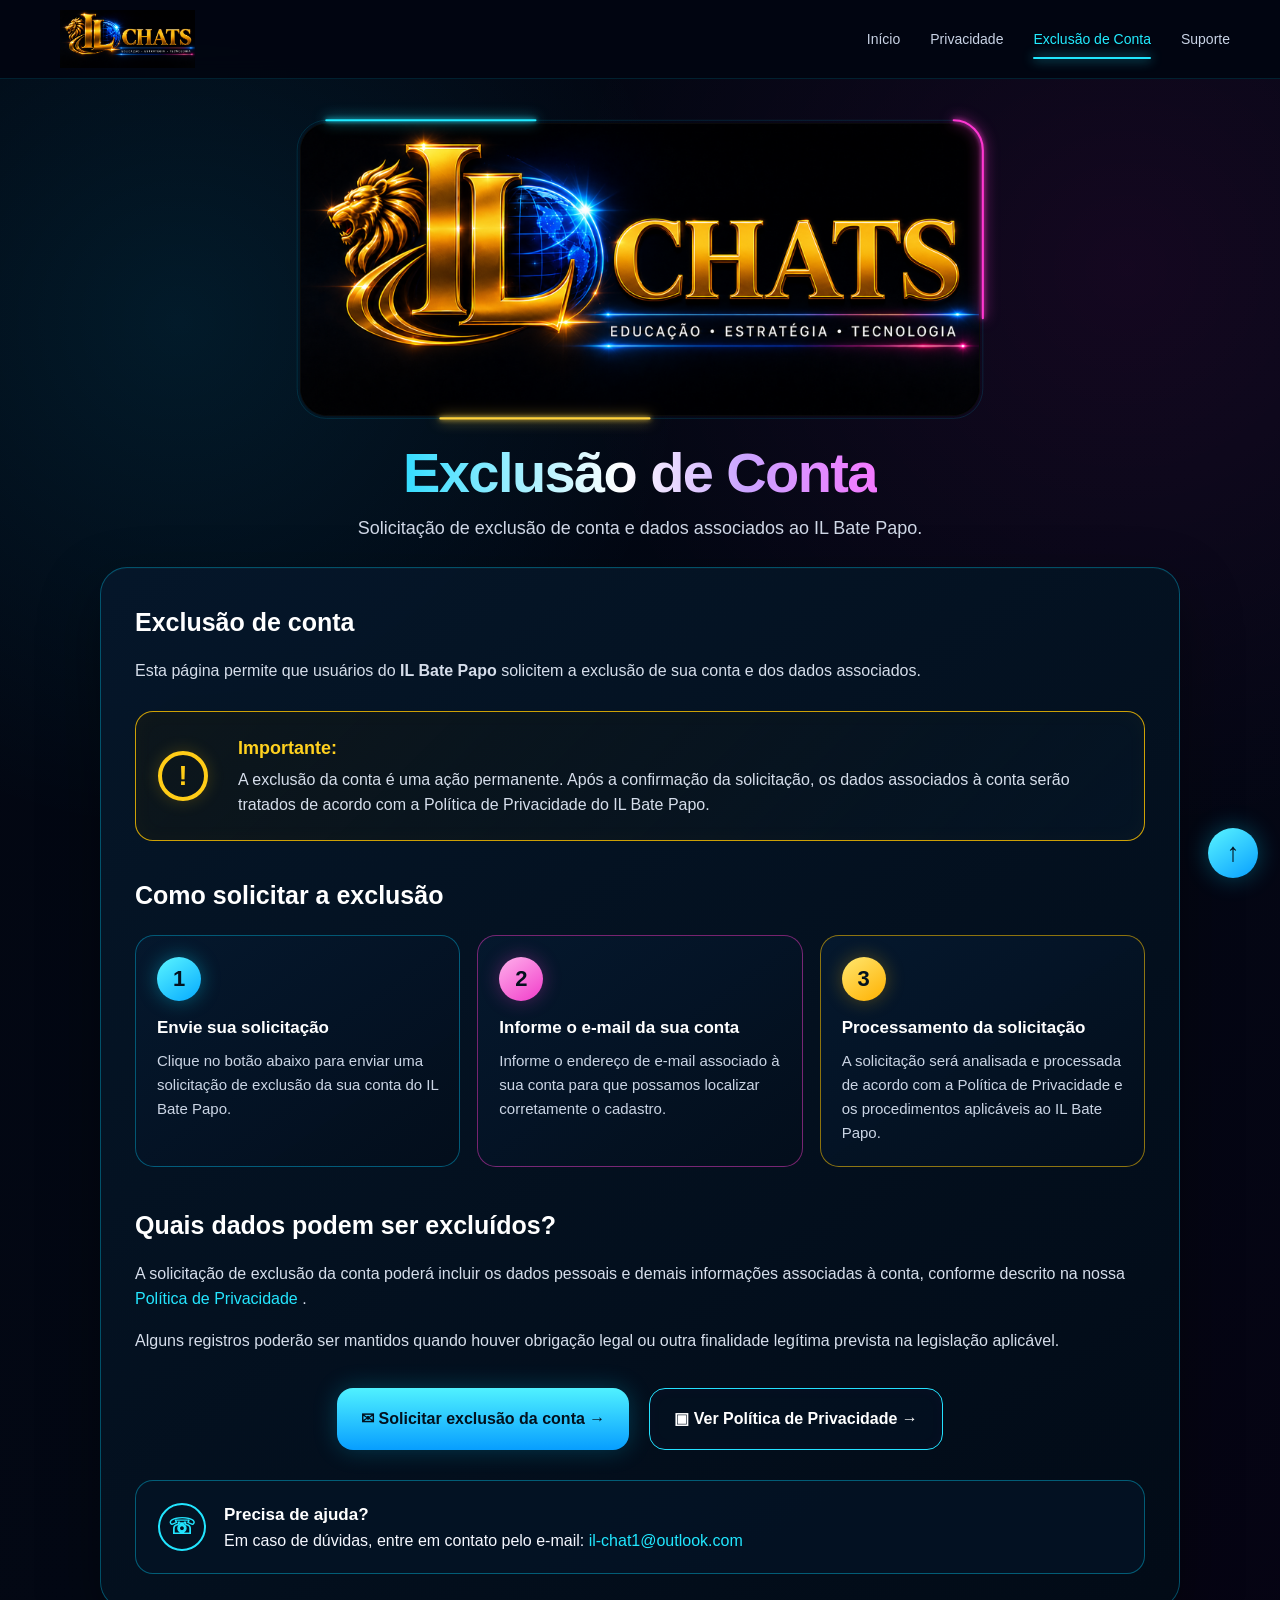
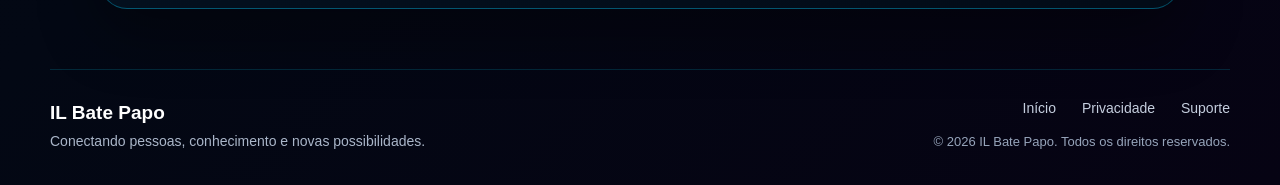
<file: exclusao-conta.html>
<!DOCTYPE html>
<html lang="pt-BR">

<head>

    <meta charset="UTF-8">

    <meta
        name="viewport"
        content="width=device-width, initial-scale=1.0"
    >

    <!-- =========================================================
         SEO — IL Bate Papo
    ========================================================== -->

    <title>Exclusão de Conta | IL Bate Papo</title>

    <meta
        name="description"
        content="Página oficial do IL Bate Papo para solicitar a exclusão da conta e dos dados associados. Consulte nossa Política de Privacidade e saiba como solicitar a remoção da sua conta."
    >

    <meta
        name="keywords"
        content="IL Bate Papo, excluir conta IL Bate Papo, exclusão de conta IL Bate Papo, apagar conta IL Bate Papo, remover conta IL Bate Papo, excluir dados IL Bate Papo, privacidade IL Bate Papo, aplicativo IL Bate Papo"
    >

    <meta
        name="author"
        content="IL Bate Papo"
    >

    <meta
        name="application-name"
        content="IL Bate Papo"
    >

    <meta
        name="robots"
        content="index, follow, max-image-preview:large, max-snippet:-1, max-video-preview:-1"
    >

    <meta
        name="googlebot"
        content="index, follow, max-image-preview:large, max-snippet:-1, max-video-preview:-1"
    >

    <meta
        name="theme-color"
        content="#020611"
    >

    <meta
        name="color-scheme"
        content="dark"
    >


    <!-- =========================================================
         CANONICAL
    ========================================================== -->

    <link
        rel="canonical"
        href="https://ilbate-papo.github.io/IL-Bate-Papo/exclusao-conta.html"
    >


    <!-- =========================================================
         FAVICON / APP
    ========================================================== -->

    <link
        rel="icon"
        href="/favicon.ico?v=6"
        sizes="any"
    >

    <link
        rel="shortcut icon"
        href="/favicon.ico?v=6"
    >

    <link
        rel="apple-touch-icon"
        href="/icon.svg?v=6"
    >

    <link
        rel="manifest"
        href="/manifest.webmanifest"
    >


    <!-- =========================================================
         OPEN GRAPH — WHATSAPP / FACEBOOK / LINKEDIN
    ========================================================== -->

    <meta
        property="og:locale"
        content="pt_BR"
    >

    <meta
        property="og:type"
        content="website"
    >

    <meta
        property="og:site_name"
        content="IL Bate Papo"
    >

    <meta
        property="og:title"
        content="Exclusão de Conta | IL Bate Papo"
    >

    <meta
        property="og:description"
        content="Página oficial do IL Bate Papo para solicitar a exclusão da conta e dos dados associados."
    >

    <meta
        property="og:url"
        content="https://ilbate-papo.github.io/IL-Bate-Papo/exclusao-conta.html"
    >

    <meta
        property="og:image"
        content="https://ilbate-papo.github.io/IL-Bate-Papo/whatsapp-preview.jpg?v=20260910-2"
    >

    <meta
        property="og:image:secure_url"
        content="https://ilbate-papo.github.io/IL-Bate-Papo/whatsapp-preview.jpg?v=20260910-2"
    >

    <meta
        property="og:image:type"
        content="image/jpeg"
    >

    <meta
        property="og:image:width"
        content="1200"
    >

    <meta
        property="og:image:height"
        content="630"
    >

    <meta
        property="og:image:alt"
        content="IL Bate Papo — Educação, Estratégia e Tecnologia"
    >


    <!-- =========================================================
         X / TWITTER
    ========================================================== -->

    <meta
        name="twitter:card"
        content="summary_large_image"
    >

    <meta
        name="twitter:title"
        content="Exclusão de Conta | IL Bate Papo"
    >

    <meta
        name="twitter:description"
        content="Página oficial para solicitar a exclusão da conta e dos dados associados ao IL Bate Papo."
    >

    <meta
        name="twitter:image"
        content="https://ilbate-papo.github.io/IL-Bate-Papo/whatsapp-preview.jpg?v=20260910-2"
    >


    <!-- =========================================================
         SCHEMA.ORG — GOOGLE
    ========================================================== -->

    <script type="application/ld+json">
    {
        "@context": "https://schema.org",
        "@graph": [
            {
                "@type": "Organization",
                "@id": "https://ilbate-papo.github.io/IL-Bate-Papo/#organization",
                "name": "IL Bate Papo",
                "url": "https://ilbate-papo.github.io/IL-Bate-Papo/",
                "logo": {
                    "@type": "ImageObject",
                    "url": "https://ilbate-papo.github.io/IL-Bate-Papo/logo-chats.png"
                }
            },
            {
                "@type": "WebSite",
                "@id": "https://ilbate-papo.github.io/IL-Bate-Papo/#website",
                "name": "IL Bate Papo",
                "url": "https://ilbate-papo.github.io/IL-Bate-Papo/",
                "publisher": {
                    "@id": "https://ilbate-papo.github.io/IL-Bate-Papo/#organization"
                },
                "inLanguage": "pt-BR"
            },
            {
                "@type": "WebPage",
                "@id": "https://ilbate-papo.github.io/IL-Bate-Papo/exclusao-conta.html#webpage",
                "url": "https://ilbate-papo.github.io/IL-Bate-Papo/exclusao-conta.html",
                "name": "Exclusão de Conta | IL Bate Papo",
                "description": "Página oficial do IL Bate Papo para solicitação de exclusão de conta e dados associados.",
                "isPartOf": {
                    "@id": "https://ilbate-papo.github.io/IL-Bate-Papo/#website"
                },
                "about": {
                    "@id": "https://ilbate-papo.github.io/IL-Bate-Papo/#organization"
                },
                "inLanguage": "pt-BR"
            }
        ]
    }
    </script>


    <!-- =========================================================
         GOOGLE ANALYTICS
    ========================================================== -->


    <!-- Google tag (gtag.js) -->
    <script async src="https://www.googletagmanager.com/gtag/js?id=G-05X38NQ6QQ"></script>
    <script>
        window.dataLayer = window.dataLayer || [];

        function gtag() {
            dataLayer.push(arguments);
        }

        gtag('js', new Date());
        gtag('config', 'G-05X38NQ6QQ');
    </script>





    <!-- =========================================================
         CSS
    ========================================================== -->

    <style>

        * {
            box-sizing: border-box;
        }


        html {
            scroll-behavior: smooth;
        }


        body {

            margin: 0;

            min-height: 100vh;

            font-family:
                Arial,
                Helvetica,
                sans-serif;

            color:
                #f6f8ff;

            background:

                radial-gradient(
                    circle at 14% 18%,
                    rgba(0, 204, 255, 0.10),
                    transparent 28%
                ),

                radial-gradient(
                    circle at 88% 15%,
                    rgba(255, 0, 200, 0.07),
                    transparent 30%
                ),

                linear-gradient(
                    135deg,
                    #020611,
                    #030814 55%,
                    #060313
                );

            line-height:
                1.6;
        }


        a {
            color: inherit;
        }


        /* =====================================================
           TOPO
        ====================================================== */

        .topbar {

            position:
                sticky;

            top:
                0;

            z-index:
                100;

            background:
                rgba(2, 6, 17, 0.94);

            backdrop-filter:
                blur(12px);

            border-bottom:
                1px solid rgba(0, 220, 255, 0.13);
        }


        .topbar-inner {

            width:
                min(1180px, calc(100% - 32px));

            margin:
                0 auto;

            min-height:
                78px;

            display:
                flex;

            align-items:
                center;

            justify-content:
                space-between;

            gap:
                30px;
        }


        .brand {

            display:
                flex;

            align-items:
                center;

            text-decoration:
                none;
        }


        .brand img {

            width:
                155px;

            max-height:
                58px;

            object-fit:
                contain;

            display:
                block;
        }


        .nav {

            display:
                flex;

            align-items:
                center;

            gap:
                30px;

            flex-wrap:
                wrap;
        }


        .nav a {

            position:
                relative;

            color:
                #c9d3e5;

            text-decoration:
                none;

            font-size:
                14px;

            padding:
                9px 0;

            transition:
                color .2s ease;
        }


        .nav a:hover {

            color:
                #ffffff;
        }


        .nav a.active {

            color:
                #22ecff;
        }


        .nav a.active::after {

            content:
                "";

            position:
                absolute;

            left:
                0;

            right:
                0;

            bottom:
                0;

            height:
                2px;

            border-radius:
                10px;

            background:
                #20e6ff;

            box-shadow:
                0 0 12px #20e6ff;
        }


        /* =====================================================
           CONTAINER
        ====================================================== */

        .container {

            width:
                min(1080px, calc(100% - 30px));

            margin:
                0 auto;

            padding:
                32px 0 55px;
        }


        /* =====================================================
           HERO
        ====================================================== */

        .hero {

            text-align:
                center;

            padding:
                12px 0 24px;
        }


        /* =====================================================
           LOGOTIPO
        ====================================================== */

        .logo-box {

            position:
                relative;

            width:
                min(680px, 96%);

            margin:
                0 auto 28px;

            border-radius:
                30px;

            background:
                #000;

            overflow:
                visible;
        }


        .logo-image-wrap {

            position:
                relative;

            z-index:
                2;

            overflow:
                hidden;

            border-radius:
                27px;

            background:
                #000;

            border:
                1px solid rgba(255,255,255,.04);
        }


        .logo-image-wrap img {

            display:
                block;

            width:
                100%;

            height:
                auto;

            background:
                #000;

            border-radius:
                27px;
        }


        /*
           SVG fica exatamente sobre a moldura.
           Nenhuma parte do neon atravessa o centro.
        */

        .logo-neon {

            position:
                absolute;

            inset:
                -7px;

            width:
                calc(100% + 14px);

            height:
                calc(100% + 14px);

            overflow:
                visible;

            pointer-events:
                none;

            z-index:
                4;
        }


        .neon-base {

            fill:
                none;

            stroke:
                rgba(0, 205, 255, 0.16);

            stroke-width:
                1.2;
        }


        /*
           Cada traço percorre o caminho inteiro,
           mas aparece apenas em um pequeno trecho.
        */

        .neon-cyan,
        .neon-pink,
        .neon-gold {

            fill:
                none;

            stroke-width:
                3;

            stroke-linecap:
                round;

            path-length:
                100;

            stroke-dasharray:
                11 89;

            animation:
                neonTravel
                6.5s
                linear
                infinite;
        }


        .neon-cyan {

            stroke:
                #20eaff;

            filter:
                drop-shadow(0 0 4px #20eaff)
                drop-shadow(0 0 9px rgba(32,234,255,.7));
        }


        .neon-pink {

            stroke:
                #ff37d1;

            stroke-dashoffset:
                -33;

            filter:
                drop-shadow(0 0 4px #ff37d1)
                drop-shadow(0 0 9px rgba(255,55,209,.7));
        }


        .neon-gold {

            stroke:
                #ffd23d;

            stroke-dashoffset:
                -66;

            filter:
                drop-shadow(0 0 4px #ffd23d)
                drop-shadow(0 0 9px rgba(255,210,61,.65));
        }


        @keyframes neonTravel {

            to {
                stroke-dashoffset:
                    -100;
            }

        }


        .hero h1 {

            margin:
                14px 0 8px;

            font-size:
                clamp(37px, 6vw, 56px);

            line-height:
                1.05;

            font-weight:
                900;

            letter-spacing:
                -1.6px;
        }


        .hero h1 span {

            background:
                linear-gradient(
                    90deg,
                    #33dcff 0%,
                    #ffffff 46%,
                    #caa4ff 72%,
                    #f378ff 100%
                );

            -webkit-background-clip:
                text;

            background-clip:
                text;

            color:
                transparent;
        }


        .hero-subtitle {

            max-width:
                760px;

            margin:
                12px auto 0;

            color:
                #d0d8e7;

            font-size:
                18px;
        }


        /* =====================================================
           CARTÃO PRINCIPAL
        ====================================================== */

        .main-card {

            position:
                relative;

            padding:
                34px;

            border-radius:
                27px;

            border:
                1px solid rgba(0, 211, 255, .34);

            background:

                linear-gradient(
                    145deg,
                    rgba(5, 23, 42, .96),
                    rgba(2, 11, 23, .98)
                );

            box-shadow:

                0 24px 60px rgba(0,0,0,.38),

                inset 0 1px 0 rgba(255,255,255,.025);
        }


        .main-card h2 {

            margin:
                0 0 13px;

            color:
                #fff;

            font-size:
                25px;
        }


        .main-card p {

            color:
                #d6deeb;
        }


        /* =====================================================
           IMPORTANTE
        ====================================================== */

        .notice {

            display:
                grid;

            grid-template-columns:
                62px 1fr;

            gap:
                18px;

            align-items:
                center;

            margin:
                27px 0 34px;

            padding:
                22px;

            border-radius:
                18px;

            border:
                1px solid rgba(255, 197, 0, .80);

            background:

                linear-gradient(
                    135deg,
                    rgba(30, 26, 6, .33),
                    rgba(4, 20, 37, .94)
                );

            box-shadow:
                inset 0 0 22px rgba(255, 190, 0, .03);
        }


        .notice-icon {

            width:
                50px;

            height:
                50px;

            border:
                4px solid #ffcc17;

            border-radius:
                50%;

            display:
                grid;

            place-items:
                center;

            color:
                #ffcc17;

            font-size:
                27px;

            font-weight:
                900;

            box-shadow:
                0 0 17px rgba(255, 199, 0, .20);
        }


        .notice strong {

            display:
                block;

            margin-bottom:
                4px;

            color:
                #ffd11f;

            font-size:
                18px;
        }


        .notice p {

            margin:
                0;
        }


        /* =====================================================
           ETAPAS
        ====================================================== */

        .steps-title {

            margin-top:
                26px !important;
        }


        .steps {

            display:
                grid;

            grid-template-columns:
                repeat(3, 1fr);

            gap:
                17px;

            margin:
                20px 0 36px;
        }


        .step {

            position:
                relative;

            padding:
                21px;

            min-height:
                215px;

            border-radius:
                19px;

            background:
                linear-gradient(
                    145deg,
                    rgba(5, 25, 46, .96),
                    rgba(3, 14, 28, .98)
                );

            border:
                1px solid rgba(0, 205, 255, .38);

            transition:
                transform .2s ease,
                box-shadow .2s ease;
        }


        .step:nth-child(2) {

            border-color:
                rgba(255, 60, 208, .46);
        }


        .step:nth-child(3) {

            border-color:
                rgba(255, 197, 0, .55);
        }


        .step:hover {

            transform:
                translateY(-4px);

            box-shadow:
                0 13px 30px rgba(0,0,0,.28);
        }


        .step-number {

            width:
                44px;

            height:
                44px;

            border-radius:
                50%;

            display:
                grid;

            place-items:
                center;

            margin-bottom:
                16px;

            font-weight:
                900;

            font-size:
                22px;

            color:
                #03111e;
        }


        .step:nth-child(1) .step-number {

            background:
                linear-gradient(
                    145deg,
                    #5bf5ff,
                    #05aaff
                );

            box-shadow:
                0 0 19px rgba(0, 220, 255, .36);
        }


        .step:nth-child(2) .step-number {

            background:
                linear-gradient(
                    145deg,
                    #ffb1ec,
                    #f13cc9
                );

            box-shadow:
                0 0 19px rgba(255, 60, 210, .30);
        }


        .step:nth-child(3) .step-number {

            background:
                linear-gradient(
                    145deg,
                    #ffe770,
                    #ffb000
                );

            box-shadow:
                0 0 19px rgba(255, 185, 0, .30);
        }


        .step strong {

            display:
                block;

            margin-bottom:
                9px;

            color:
                #fff;

            font-size:
                17px;

            line-height:
                1.35;
        }


        .step p {

            margin:
                0;

            font-size:
                15px;

            color:
                #cbd5e5;
        }


        /* =====================================================
           DADOS
        ====================================================== */

        .data-section {

            padding-top:
                2px;
        }


        .data-section a {

            color:
                #25e6ff;

            text-decoration:
                none;
        }


        .data-section a:hover {

            text-decoration:
                underline;
        }


        /* =====================================================
           BOTÕES
        ====================================================== */

        .button-area {

            display:
                flex;

            justify-content:
                center;

            flex-wrap:
                wrap;

            gap:
                20px;

            margin:
                34px 0 30px;
        }


        .button {

            min-width:
                280px;

            min-height:
                62px;

            padding:
                14px 24px;

            display:
                inline-flex;

            align-items:
                center;

            justify-content:
                center;

            gap:
                12px;

            border-radius:
                16px;

            text-decoration:
                none;

            font-weight:
                800;

            transition:
                transform .2s ease,
                box-shadow .2s ease;
        }


        .button:hover {

            transform:
                translateY(-3px);
        }


        .button-primary {

            color:
                #02111e;

            background:
                linear-gradient(
                    180deg,
                    #50f1ff,
                    #079eff
                );

            box-shadow:
                0 0 24px rgba(0, 207, 255, .23);
        }


        .button-primary:hover {

            box-shadow:
                0 0 35px rgba(0, 218, 255, .35);
        }


        .button-secondary {

            color:
                #fff;

            background:
                rgba(3, 17, 32, .82);

            border:
                1px solid #24e1ff;

            box-shadow:
                inset 0 0 15px rgba(255, 48, 211, .03);
        }


        /* =====================================================
           SUPORTE
        ====================================================== */

        .support {

            display:
                flex;

            align-items:
                center;

            gap:
                18px;

            margin-top:
                26px;

            padding:
                20px 22px;

            border-radius:
                18px;

            border:
                1px solid rgba(0, 215, 255, .38);

            background:
                rgba(4, 20, 38, .78);
        }


        .support-icon {

            flex:
                0 0 48px;

            width:
                48px;

            height:
                48px;

            display:
                grid;

            place-items:
                center;

            border-radius:
                50%;

            border:
                2px solid #22e5ff;

            color:
                #22e5ff;

            font-size:
                22px;

            font-weight:
                900;
        }


        .support strong {

            display:
                block;

            color:
                #fff;

            font-size:
                17px;
        }


        .support a {

            color:
                #21e7ff;

            text-decoration:
                none;
        }


        /* =====================================================
           RODAPÉ
        ====================================================== */

        footer {

            width:
                min(1180px, calc(100% - 32px));

            margin:
                0 auto;

            padding:
                5px 0 32px;
        }


        .footer-line {

            padding-top:
                25px;

            border-top:
                1px solid rgba(0, 218, 255, .16);

            display:
                flex;

            align-items:
                flex-end;

            justify-content:
                space-between;

            gap:
                25px;

            flex-wrap:
                wrap;
        }


        .footer-brand strong {

            color:
                #fff;

            font-size:
                19px;
        }


        .footer-brand p {

            margin:
                2px 0 0;

            color:
                #aab6c9;

            font-size:
                14px;
        }


        .footer-links {

            text-align:
                right;
        }


        .footer-links a {

            margin-left:
                22px;

            color:
                #c5cede;

            text-decoration:
                none;

            font-size:
                14px;
        }


        .copyright {

            margin-top:
                11px;

            color:
                #96a4ba;

            font-size:
                13px;
        }


        /* =====================================================
           VOLTAR AO TOPO
        ====================================================== */

        .back-top {

            position:
                fixed;

            right:
                22px;

            bottom:
                22px;

            width:
                50px;

            height:
                50px;

            border-radius:
                50%;

            display:
                grid;

            place-items:
                center;

            color:
                #04131f;

            text-decoration:
                none;

            font-size:
                26px;

            font-weight:
                900;

            background:
                linear-gradient(
                    145deg,
                    #5af5ff,
                    #079eff
                );

            box-shadow:
                0 0 24px rgba(0, 215, 255, .31);
        }


        /* =====================================================
           TABLET
        ====================================================== */

        @media (max-width: 850px) {

            .steps {
                grid-template-columns: 1fr;
            }

            .step {
                min-height: auto;
            }

        }


        /* =====================================================
           CELULAR
        ====================================================== */

        @media (max-width: 650px) {

            .topbar-inner {

                width:
                    calc(100% - 22px);
            }

            .brand img {

                width:
                    126px;
            }

            .nav {

                display:
                    none;
            }

            .container {

                width:
                    calc(100% - 20px);

                padding-top:
                    25px;
            }

            .hero h1 {

                font-size:
                    37px;
            }

            .hero-subtitle {

                font-size:
                    16px;
            }

            .logo-box {

                width:
                    100%;
            }

            .main-card {

                padding:
                    23px 18px;
            }

            .notice {

                grid-template-columns:
                    1fr;

                align-items:
                    start;
            }

            .button {

                width:
                    100%;

                min-width:
                    0;
            }

            .support {

                align-items:
                    flex-start;
            }

            .footer-links {

                text-align:
                    left;
            }

            .footer-links a {

                margin:
                    5px 16px 5px 0;
            }

        }


        /* =====================================================
           REDUÇÃO DE MOVIMENTO
        ====================================================== */

        @media (prefers-reduced-motion: reduce) {

            .neon-cyan,
            .neon-pink,
            .neon-gold {

                animation:
                    none;
            }

        }

    </style>

</head>


<body id="top">


    <!-- =========================================================
         CABEÇALHO
    ========================================================== -->

    <header class="topbar">

        <div class="topbar-inner">


            <a
                class="brand"
                href="/"
                aria-label="IL Bate Papo - Página inicial"
            >

                <img
                    src="logo-chats.png"
                    alt="IL Bate Papo"
                >

            </a>


            <nav
                class="nav"
                aria-label="Navegação principal"
            >

                <a href="/">
                    Início
                </a>

                <a href="/privacidade.html">
                    Privacidade
                </a>

                <a
                    class="active"
                    href="./exclusao-conta.html"
                >
                    Exclusão de Conta
                </a>

                <a href="mailto:il-chat1@outlook.com">
                    Suporte
                </a>

            </nav>


        </div>

    </header>


    <!-- =========================================================
         CONTEÚDO
    ========================================================== -->

    <main class="container">


        <!-- =====================================================
             HERO
        ====================================================== -->

        <section class="hero">


            <div class="logo-box">


                <!-- LOGOTIPO EXISTENTE -->

                <div class="logo-image-wrap">

                    <img
                        src="logo-chats.png"
                        alt="IL Bate Papo — Educação, Estratégia e Tecnologia"
                    >

                </div>


                <!--
                    NEON REALMENTE CIRCULANDO PELA BORDA
                    SEM GIRAR O RETÂNGULO
                -->

                <svg
                    class="logo-neon"
                    viewBox="0 0 1000 430"
                    preserveAspectRatio="none"
                    aria-hidden="true"
                >

                    <rect
                        class="neon-base"
                        x="6"
                        y="6"
                        width="988"
                        height="418"
                        rx="42"
                        ry="42"
                        pathLength="100"
                    />

                    <rect
                        class="neon-cyan"
                        x="6"
                        y="6"
                        width="988"
                        height="418"
                        rx="42"
                        ry="42"
                        pathLength="100"
                    />

                    <rect
                        class="neon-pink"
                        x="6"
                        y="6"
                        width="988"
                        height="418"
                        rx="42"
                        ry="42"
                        pathLength="100"
                    />

                    <rect
                        class="neon-gold"
                        x="6"
                        y="6"
                        width="988"
                        height="418"
                        rx="42"
                        ry="42"
                        pathLength="100"
                    />

                </svg>


            </div>


            <h1>
                <span>Exclusão de Conta</span>
            </h1>


            <p class="hero-subtitle">

                Solicitação de exclusão de conta
                e dados associados ao IL Bate Papo.

            </p>


        </section>


        <!-- =====================================================
             CONTEÚDO PRINCIPAL
        ====================================================== -->

        <section class="main-card">


            <h2>
                Exclusão de conta
            </h2>


            <p>

                Esta página permite que usuários do
                <strong>IL Bate Papo</strong>
                solicitem a exclusão de sua conta
                e dos dados associados.

            </p>


            <!-- =================================================
                 IMPORTANTE
            ================================================== -->

            <div class="notice">


                <div
                    class="notice-icon"
                    aria-hidden="true"
                >
                    !
                </div>


                <div>

                    <strong>
                        Importante:
                    </strong>


                    <p>

                        A exclusão da conta é uma ação permanente.
                        Após a confirmação da solicitação,
                        os dados associados à conta serão tratados
                        de acordo com a Política de Privacidade
                        do IL Bate Papo.

                    </p>

                </div>


            </div>


            <!-- =================================================
                 COMO SOLICITAR
            ================================================== -->

            <h2 class="steps-title">
                Como solicitar a exclusão
            </h2>


            <div class="steps">


                <article class="step">


                    <div class="step-number">
                        1
                    </div>


                    <strong>
                        Envie sua solicitação
                    </strong>


                    <p>

                        Clique no botão abaixo para enviar
                        uma solicitação de exclusão
                        da sua conta do IL Bate Papo.

                    </p>


                </article>


                <article class="step">


                    <div class="step-number">
                        2
                    </div>


                    <strong>
                        Informe o e-mail da sua conta
                    </strong>


                    <p>

                        Informe o endereço de e-mail associado
                        à sua conta para que possamos localizar
                        corretamente o cadastro.

                    </p>


                </article>


                <article class="step">


                    <div class="step-number">
                        3
                    </div>


                    <strong>
                        Processamento da solicitação
                    </strong>


                    <p>

                        A solicitação será analisada
                        e processada de acordo com a
                        Política de Privacidade
                        e os procedimentos aplicáveis
                        ao IL Bate Papo.

                    </p>


                </article>


            </div>


            <!-- =================================================
                 DADOS
            ================================================== -->

            <section class="data-section">


                <h2>
                    Quais dados podem ser excluídos?
                </h2>


                <p>

                    A solicitação de exclusão da conta
                    poderá incluir os dados pessoais
                    e demais informações associadas à conta,
                    conforme descrito na nossa

                    <a href="/privacidade.html">
                        Política de Privacidade
                    </a>.

                </p>


                <p>

                    Alguns registros poderão ser mantidos
                    quando houver obrigação legal
                    ou outra finalidade legítima prevista
                    na legislação aplicável.

                </p>


            </section>


            <!-- =================================================
                 BOTÕES
            ================================================== -->

            <div class="button-area">


                <a
                    class="button button-primary"
                    href="mailto:il-chat1@outlook.com?subject=Solicitação%20de%20exclusão%20de%20conta%20-%20IL%20Chats"
                >

                    ✉ Solicitar exclusão da conta →

                </a>


                <a
                    class="button button-secondary"
                    href="/privacidade.html"
                >

                    ▣ Ver Política de Privacidade →

                </a>


            </div>


            <!-- =================================================
                 SUPORTE
            ================================================== -->

            <div class="support">


                <div
                    class="support-icon"
                    aria-hidden="true"
                >
                    ☏
                </div>


                <div>


                    <strong>
                        Precisa de ajuda?
                    </strong>


                    <span>

                        Em caso de dúvidas,
                        entre em contato pelo e-mail:

                        <a href="mailto:il-chat1@outlook.com">

                            il-chat1@outlook.com

                        </a>

                    </span>


                </div>


            </div>


        </section>


    </main>


    <!-- =========================================================
         RODAPÉ
    ========================================================== -->

    <footer>


        <div class="footer-line">


            <div class="footer-brand">

                <strong>
                    IL Bate Papo
                </strong>

                <p>
                    Conectando pessoas,
                    conhecimento e novas possibilidades.
                </p>

            </div>


            <div class="footer-links">


                <div>

                    <a href="/">
                        Início
                    </a>

                    <a href="/privacidade.html">
                        Privacidade
                    </a>

                    <a href="mailto:il-chat1@outlook.com">
                        Suporte
                    </a>

                </div>


                <div class="copyright">

                    © 2026 IL Bate Papo.
                    Todos os direitos reservados.

                </div>


            </div>


        </div>


    </footer>


    <!-- =========================================================
         VOLTAR AO TOPO
    ========================================================== -->

    <a
        class="back-top"
        href="#top"
        title="Voltar ao topo"
        aria-label="Voltar ao topo"
    >
        ↑
    </a>


</body>

</html>
</file>
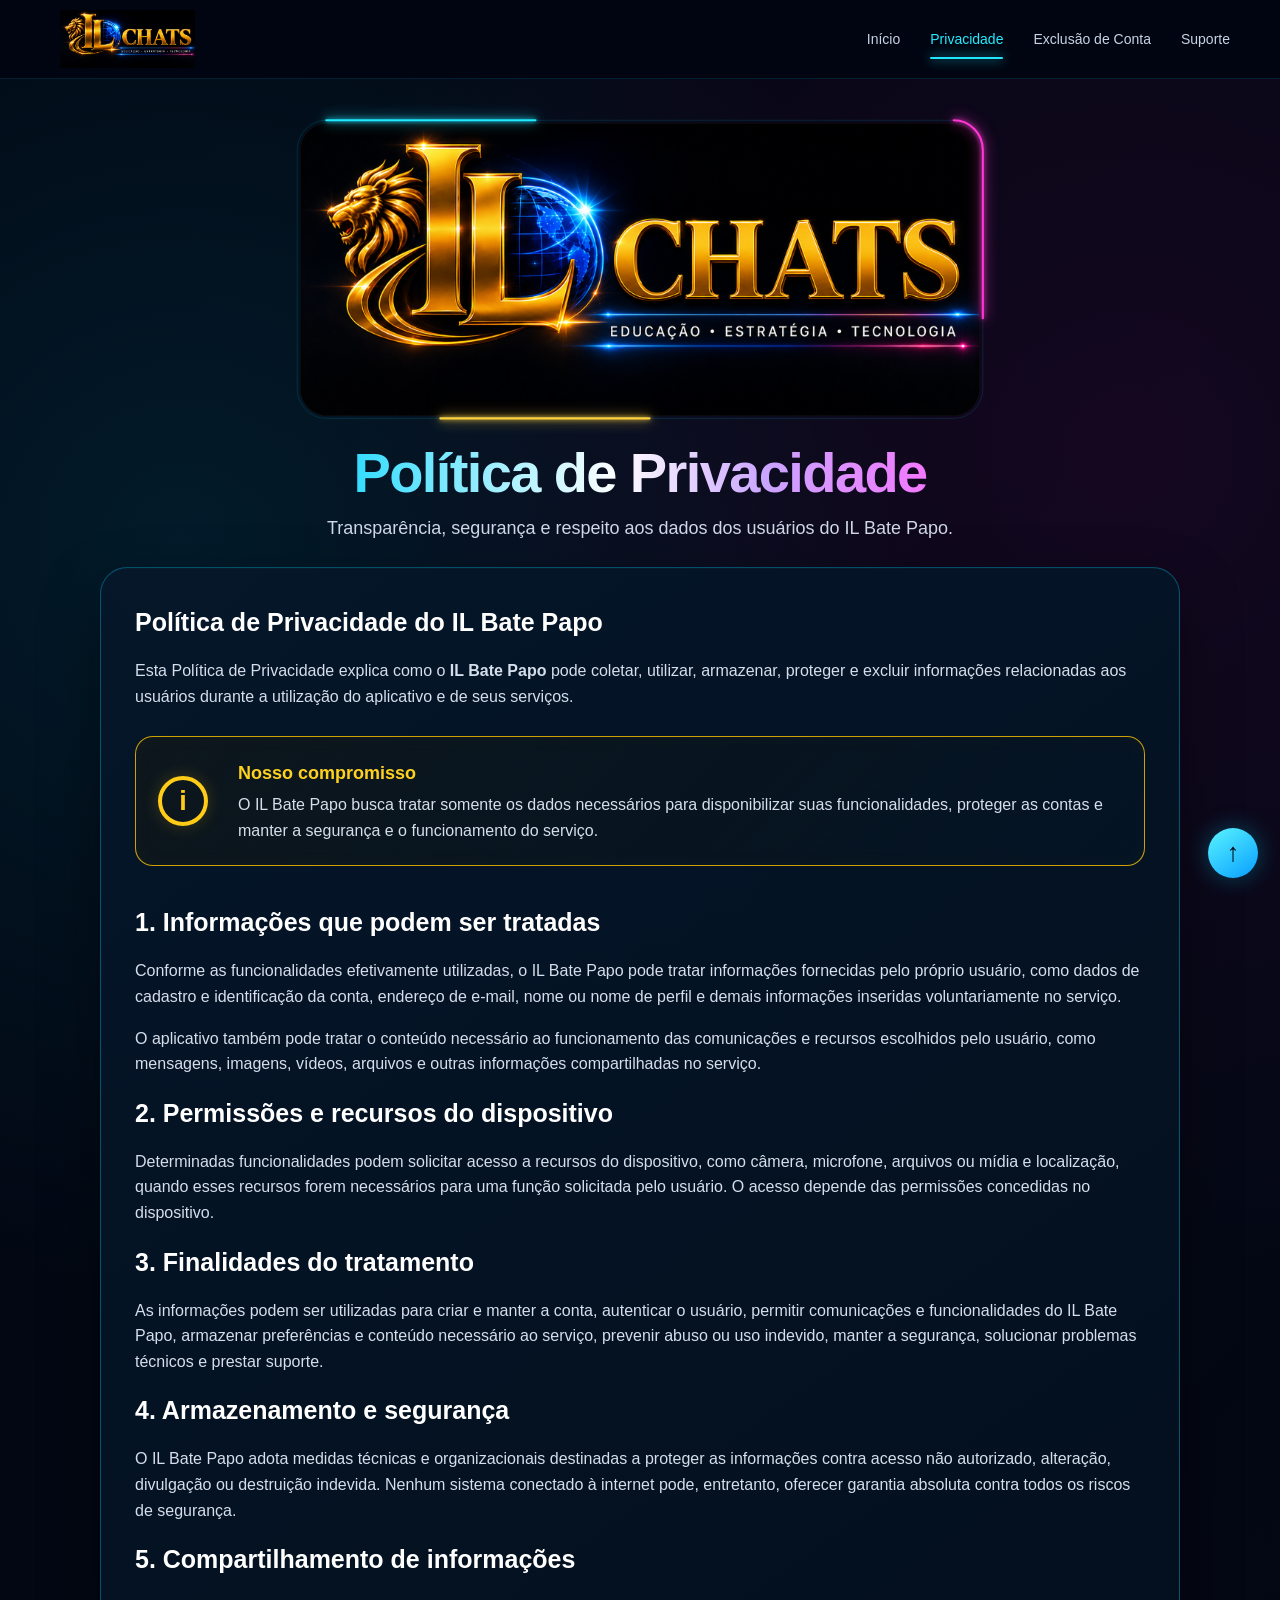
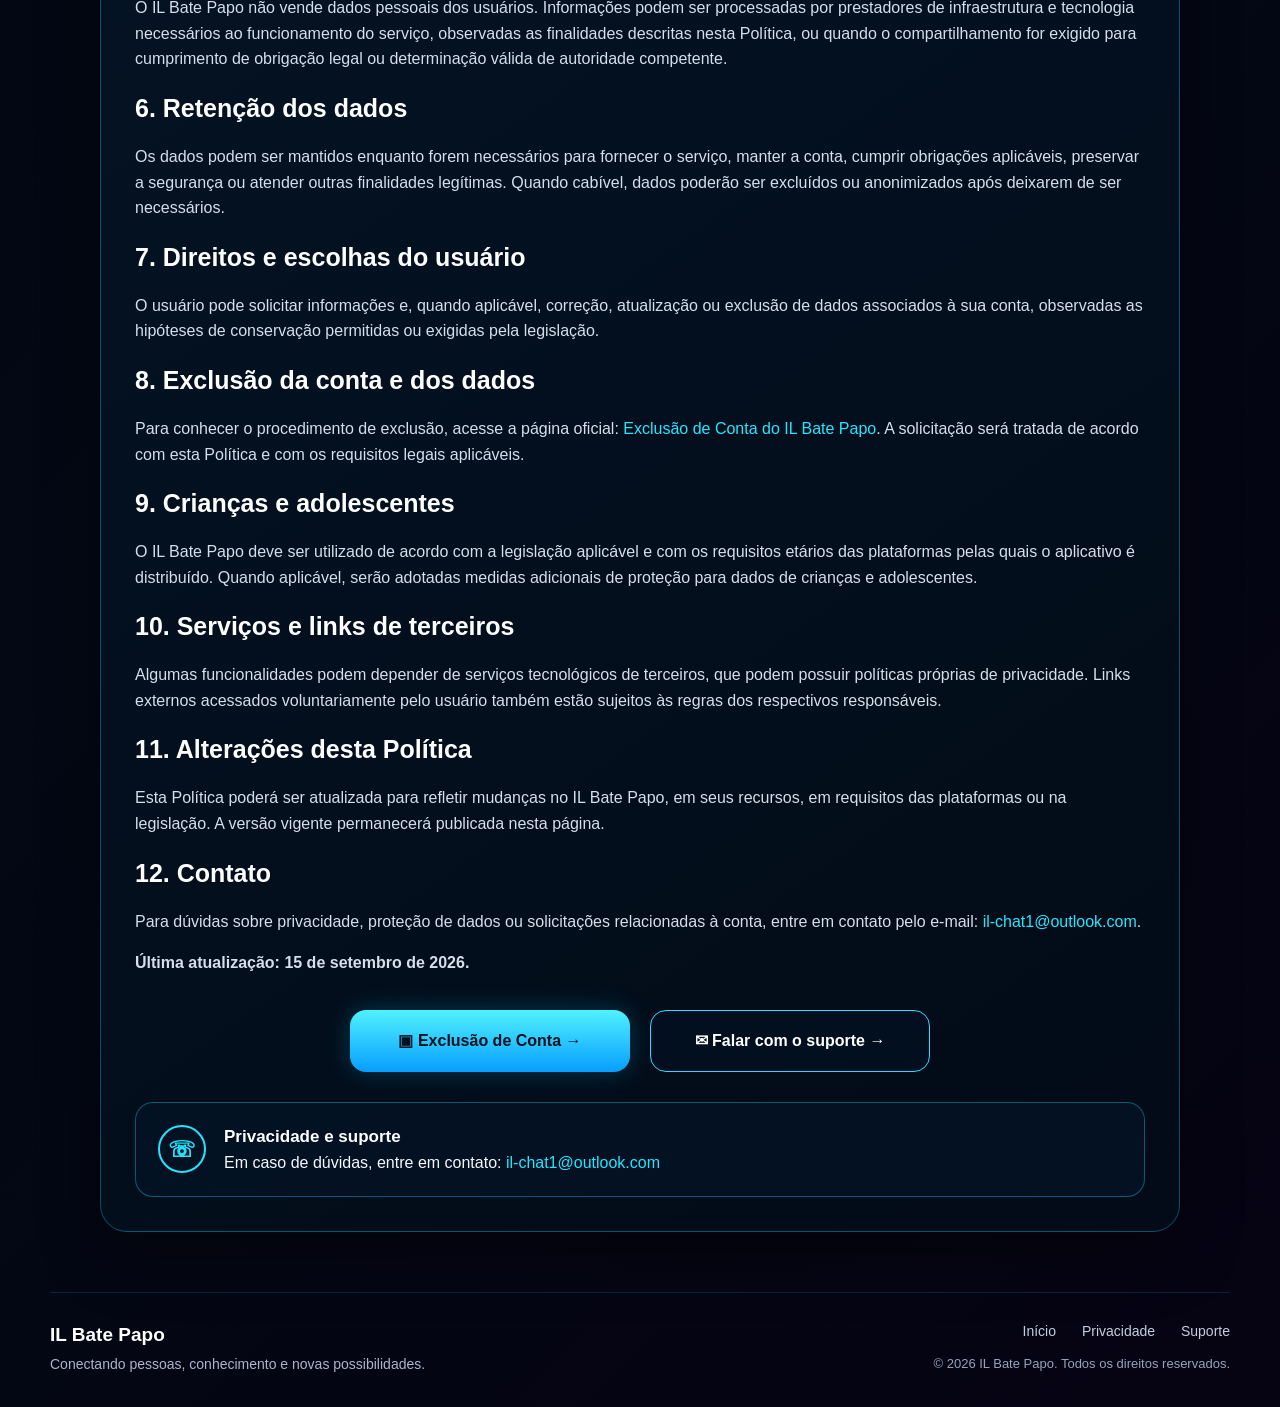
<file: privacidade.html>
<!DOCTYPE html>
<html lang="pt-BR">

<head>

    <meta charset="UTF-8">

    <meta
        name="viewport"
        content="width=device-width, initial-scale=1.0"
    >

    <!-- =========================================================
         SEO — IL Bate Papo
    ========================================================== -->

    <title>Política de Privacidade | IL Bate Papo</title>

    <meta
        name="description"
        content="Política de Privacidade oficial do IL Bate Papo. Saiba como os dados dos usuários podem ser tratados, protegidos e excluídos e conheça seus direitos de privacidade."
    >

    <meta
        name="keywords"
        content="IL Bate Papo, Política de Privacidade IL Bate Papo, privacidade IL Bate Papo, proteção de dados, dados pessoais, segurança, exclusão de conta IL Bate Papo, aplicativo IL Bate Papo"
    >

    <meta
        name="author"
        content="IL Bate Papo"
    >

    <meta
        name="application-name"
        content="IL Bate Papo"
    >

    <meta
        name="robots"
        content="index, follow, max-image-preview:large, max-snippet:-1, max-video-preview:-1"
    >

    <meta
        name="googlebot"
        content="index, follow, max-image-preview:large, max-snippet:-1, max-video-preview:-1"
    >

    <meta
        name="theme-color"
        content="#020611"
    >

    <meta
        name="color-scheme"
        content="dark"
    >


    <!-- =========================================================
         CANONICAL
    ========================================================== -->

    <link
        rel="canonical"
        href="https://ilbate-papo.github.io/IL-Bate-Papo/privacidade.html"
    >


    <!-- =========================================================
         FAVICON / APP
    ========================================================== -->

    <link
        rel="icon"
        href="/favicon.ico?v=6"
        sizes="any"
    >

    <link
        rel="shortcut icon"
        href="/favicon.ico?v=6"
    >

    <link
        rel="apple-touch-icon"
        href="/icon.svg?v=6"
    >

    <link
        rel="manifest"
        href="/manifest.webmanifest"
    >


    <!-- =========================================================
         OPEN GRAPH — WHATSAPP / FACEBOOK / LINKEDIN
    ========================================================== -->

    <meta
        property="og:locale"
        content="pt_BR"
    >

    <meta
        property="og:type"
        content="website"
    >

    <meta
        property="og:site_name"
        content="IL Bate Papo"
    >

    <meta
        property="og:title"
        content="Política de Privacidade | IL Bate Papo"
    >

    <meta
        property="og:description"
        content="Política de Privacidade oficial do IL Bate Papo sobre tratamento, proteção e direitos relacionados aos dados dos usuários."
    >

    <meta
        property="og:url"
        content="https://ilbate-papo.github.io/IL-Bate-Papo/privacidade.html"
    >

    <meta
        property="og:image"
        content="https://ilbate-papo.github.io/IL-Bate-Papo/whatsapp-preview.jpg?v=20260910-2"
    >

    <meta
        property="og:image:secure_url"
        content="https://ilbate-papo.github.io/IL-Bate-Papo/whatsapp-preview.jpg?v=20260910-2"
    >

    <meta
        property="og:image:type"
        content="image/jpeg"
    >

    <meta
        property="og:image:width"
        content="1200"
    >

    <meta
        property="og:image:height"
        content="630"
    >

    <meta
        property="og:image:alt"
        content="IL Bate Papo — Educação, Estratégia e Tecnologia"
    >


    <!-- =========================================================
         X / TWITTER
    ========================================================== -->

    <meta
        name="twitter:card"
        content="summary_large_image"
    >

    <meta
        name="twitter:title"
        content="Política de Privacidade | IL Bate Papo"
    >

    <meta
        name="twitter:description"
        content="Política de Privacidade oficial do IL Bate Papo sobre dados pessoais, segurança, direitos e exclusão de conta."
    >

    <meta
        name="twitter:image"
        content="https://ilbate-papo.github.io/IL-Bate-Papo/whatsapp-preview.jpg?v=20260910-2"
    >


    <!-- =========================================================
         SCHEMA.ORG — GOOGLE
    ========================================================== -->

    <script type="application/ld+json">
    {
        "@context": "https://schema.org",
        "@graph": [
            {
                "@type": "Organization",
                "@id": "https://ilbate-papo.github.io/IL-Bate-Papo/#organization",
                "name": "IL Bate Papo",
                "url": "https://ilbate-papo.github.io/IL-Bate-Papo/",
                "logo": {
                    "@type": "ImageObject",
                    "url": "https://ilbate-papo.github.io/IL-Bate-Papo/logo-chats.png"
                }
            },
            {
                "@type": "WebSite",
                "@id": "https://ilbate-papo.github.io/IL-Bate-Papo/#website",
                "name": "IL Bate Papo",
                "url": "https://ilbate-papo.github.io/IL-Bate-Papo/",
                "publisher": {
                    "@id": "https://ilbate-papo.github.io/IL-Bate-Papo/#organization"
                },
                "inLanguage": "pt-BR"
            },
            {
                "@type": "WebPage",
                "@id": "https://ilbate-papo.github.io/IL-Bate-Papo/privacidade.html#webpage",
                "url": "https://ilbate-papo.github.io/IL-Bate-Papo/privacidade.html",
                "name": "Política de Privacidade | IL Bate Papo",
                "description": "Política de Privacidade oficial do IL Bate Papo sobre tratamento e proteção de dados dos usuários.",
                "isPartOf": {
                    "@id": "https://ilbate-papo.github.io/IL-Bate-Papo/#website"
                },
                "about": {
                    "@id": "https://ilbate-papo.github.io/IL-Bate-Papo/#organization"
                },
                "inLanguage": "pt-BR"
            }
        ]
    }
    </script>


    <!-- =========================================================
         GOOGLE ANALYTICS
    ========================================================== -->


    <!-- Google tag (gtag.js) -->
    <script async src="https://www.googletagmanager.com/gtag/js?id=G-05X38NQ6QQ"></script>
    <script>
        window.dataLayer = window.dataLayer || [];

        function gtag() {
            dataLayer.push(arguments);
        }

        gtag('js', new Date());
        gtag('config', 'G-05X38NQ6QQ');
    </script>





    <!-- =========================================================
         CSS
    ========================================================== -->

    <style>

        * {
            box-sizing: border-box;
        }


        html {
            scroll-behavior: smooth;
        }


        body {

            margin: 0;

            min-height: 100vh;

            font-family:
                Arial,
                Helvetica,
                sans-serif;

            color:
                #f6f8ff;

            background:

                radial-gradient(
                    circle at 14% 18%,
                    rgba(0, 204, 255, 0.10),
                    transparent 28%
                ),

                radial-gradient(
                    circle at 88% 15%,
                    rgba(255, 0, 200, 0.07),
                    transparent 30%
                ),

                linear-gradient(
                    135deg,
                    #020611,
                    #030814 55%,
                    #060313
                );

            line-height:
                1.6;
        }


        a {
            color: inherit;
        }


        /* =====================================================
           TOPO
        ====================================================== */

        .topbar {

            position:
                sticky;

            top:
                0;

            z-index:
                100;

            background:
                rgba(2, 6, 17, 0.94);

            backdrop-filter:
                blur(12px);

            border-bottom:
                1px solid rgba(0, 220, 255, 0.13);
        }


        .topbar-inner {

            width:
                min(1180px, calc(100% - 32px));

            margin:
                0 auto;

            min-height:
                78px;

            display:
                flex;

            align-items:
                center;

            justify-content:
                space-between;

            gap:
                30px;
        }


        .brand {

            display:
                flex;

            align-items:
                center;

            text-decoration:
                none;
        }


        .brand img {

            width:
                155px;

            max-height:
                58px;

            object-fit:
                contain;

            display:
                block;
        }


        .nav {

            display:
                flex;

            align-items:
                center;

            gap:
                30px;

            flex-wrap:
                wrap;
        }


        .nav a {

            position:
                relative;

            color:
                #c9d3e5;

            text-decoration:
                none;

            font-size:
                14px;

            padding:
                9px 0;

            transition:
                color .2s ease;
        }


        .nav a:hover {

            color:
                #ffffff;
        }


        .nav a.active {

            color:
                #22ecff;
        }


        .nav a.active::after {

            content:
                "";

            position:
                absolute;

            left:
                0;

            right:
                0;

            bottom:
                0;

            height:
                2px;

            border-radius:
                10px;

            background:
                #20e6ff;

            box-shadow:
                0 0 12px #20e6ff;
        }


        /* =====================================================
           CONTAINER
        ====================================================== */

        .container {

            width:
                min(1080px, calc(100% - 30px));

            margin:
                0 auto;

            padding:
                32px 0 55px;
        }


        /* =====================================================
           HERO
        ====================================================== */

        .hero {

            text-align:
                center;

            padding:
                12px 0 24px;
        }


        /* =====================================================
           LOGOTIPO
        ====================================================== */

        .logo-box {

            position:
                relative;

            width:
                min(680px, 96%);

            margin:
                0 auto 28px;

            border-radius:
                30px;

            background:
                #000;

            overflow:
                visible;
        }


        .logo-image-wrap {

            position:
                relative;

            z-index:
                2;

            overflow:
                hidden;

            border-radius:
                27px;

            background:
                #000;

            border:
                1px solid rgba(255,255,255,.04);
        }


        .logo-image-wrap img {

            display:
                block;

            width:
                100%;

            height:
                auto;

            background:
                #000;

            border-radius:
                27px;
        }


        /*
           SVG fica exatamente sobre a moldura.
           Nenhuma parte do neon atravessa o centro.
        */

        .logo-neon {

            position:
                absolute;

            inset:
                -7px;

            width:
                calc(100% + 14px);

            height:
                calc(100% + 14px);

            overflow:
                visible;

            pointer-events:
                none;

            z-index:
                4;
        }


        .neon-base {

            fill:
                none;

            stroke:
                rgba(0, 205, 255, 0.16);

            stroke-width:
                1.2;
        }


        /*
           Cada traço percorre o caminho inteiro,
           mas aparece apenas em um pequeno trecho.
        */

        .neon-cyan,
        .neon-pink,
        .neon-gold {

            fill:
                none;

            stroke-width:
                3;

            stroke-linecap:
                round;

            path-length:
                100;

            stroke-dasharray:
                11 89;

            animation:
                neonTravel
                6.5s
                linear
                infinite;
        }


        .neon-cyan {

            stroke:
                #20eaff;

            filter:
                drop-shadow(0 0 4px #20eaff)
                drop-shadow(0 0 9px rgba(32,234,255,.7));
        }


        .neon-pink {

            stroke:
                #ff37d1;

            stroke-dashoffset:
                -33;

            filter:
                drop-shadow(0 0 4px #ff37d1)
                drop-shadow(0 0 9px rgba(255,55,209,.7));
        }


        .neon-gold {

            stroke:
                #ffd23d;

            stroke-dashoffset:
                -66;

            filter:
                drop-shadow(0 0 4px #ffd23d)
                drop-shadow(0 0 9px rgba(255,210,61,.65));
        }


        @keyframes neonTravel {

            to {
                stroke-dashoffset:
                    -100;
            }

        }


        .hero h1 {

            margin:
                14px 0 8px;

            font-size:
                clamp(37px, 6vw, 56px);

            line-height:
                1.05;

            font-weight:
                900;

            letter-spacing:
                -1.6px;
        }


        .hero h1 span {

            background:
                linear-gradient(
                    90deg,
                    #33dcff 0%,
                    #ffffff 46%,
                    #caa4ff 72%,
                    #f378ff 100%
                );

            -webkit-background-clip:
                text;

            background-clip:
                text;

            color:
                transparent;
        }


        .hero-subtitle {

            max-width:
                760px;

            margin:
                12px auto 0;

            color:
                #d0d8e7;

            font-size:
                18px;
        }


        /* =====================================================
           CARTÃO PRINCIPAL
        ====================================================== */

        .main-card {

            position:
                relative;

            padding:
                34px;

            border-radius:
                27px;

            border:
                1px solid rgba(0, 211, 255, .34);

            background:

                linear-gradient(
                    145deg,
                    rgba(5, 23, 42, .96),
                    rgba(2, 11, 23, .98)
                );

            box-shadow:

                0 24px 60px rgba(0,0,0,.38),

                inset 0 1px 0 rgba(255,255,255,.025);
        }


        .main-card h2 {

            margin:
                0 0 13px;

            color:
                #fff;

            font-size:
                25px;
        }


        .main-card p {

            color:
                #d6deeb;
        }


        /* =====================================================
           IMPORTANTE
        ====================================================== */

        .notice {

            display:
                grid;

            grid-template-columns:
                62px 1fr;

            gap:
                18px;

            align-items:
                center;

            margin:
                27px 0 34px;

            padding:
                22px;

            border-radius:
                18px;

            border:
                1px solid rgba(255, 197, 0, .80);

            background:

                linear-gradient(
                    135deg,
                    rgba(30, 26, 6, .33),
                    rgba(4, 20, 37, .94)
                );

            box-shadow:
                inset 0 0 22px rgba(255, 190, 0, .03);
        }


        .notice-icon {

            width:
                50px;

            height:
                50px;

            border:
                4px solid #ffcc17;

            border-radius:
                50%;

            display:
                grid;

            place-items:
                center;

            color:
                #ffcc17;

            font-size:
                27px;

            font-weight:
                900;

            box-shadow:
                0 0 17px rgba(255, 199, 0, .20);
        }


        .notice strong {

            display:
                block;

            margin-bottom:
                4px;

            color:
                #ffd11f;

            font-size:
                18px;
        }


        .notice p {

            margin:
                0;
        }


        /* =====================================================
           ETAPAS
        ====================================================== */

        .steps-title {

            margin-top:
                26px !important;
        }


        .steps {

            display:
                grid;

            grid-template-columns:
                repeat(3, 1fr);

            gap:
                17px;

            margin:
                20px 0 36px;
        }


        .step {

            position:
                relative;

            padding:
                21px;

            min-height:
                215px;

            border-radius:
                19px;

            background:
                linear-gradient(
                    145deg,
                    rgba(5, 25, 46, .96),
                    rgba(3, 14, 28, .98)
                );

            border:
                1px solid rgba(0, 205, 255, .38);

            transition:
                transform .2s ease,
                box-shadow .2s ease;
        }


        .step:nth-child(2) {

            border-color:
                rgba(255, 60, 208, .46);
        }


        .step:nth-child(3) {

            border-color:
                rgba(255, 197, 0, .55);
        }


        .step:hover {

            transform:
                translateY(-4px);

            box-shadow:
                0 13px 30px rgba(0,0,0,.28);
        }


        .step-number {

            width:
                44px;

            height:
                44px;

            border-radius:
                50%;

            display:
                grid;

            place-items:
                center;

            margin-bottom:
                16px;

            font-weight:
                900;

            font-size:
                22px;

            color:
                #03111e;
        }


        .step:nth-child(1) .step-number {

            background:
                linear-gradient(
                    145deg,
                    #5bf5ff,
                    #05aaff
                );

            box-shadow:
                0 0 19px rgba(0, 220, 255, .36);
        }


        .step:nth-child(2) .step-number {

            background:
                linear-gradient(
                    145deg,
                    #ffb1ec,
                    #f13cc9
                );

            box-shadow:
                0 0 19px rgba(255, 60, 210, .30);
        }


        .step:nth-child(3) .step-number {

            background:
                linear-gradient(
                    145deg,
                    #ffe770,
                    #ffb000
                );

            box-shadow:
                0 0 19px rgba(255, 185, 0, .30);
        }


        .step strong {

            display:
                block;

            margin-bottom:
                9px;

            color:
                #fff;

            font-size:
                17px;

            line-height:
                1.35;
        }


        .step p {

            margin:
                0;

            font-size:
                15px;

            color:
                #cbd5e5;
        }


        /* =====================================================
           DADOS
        ====================================================== */

        .data-section {

            padding-top:
                2px;
        }


        .data-section a {

            color:
                #25e6ff;

            text-decoration:
                none;
        }


        .data-section a:hover {

            text-decoration:
                underline;
        }


        /* =====================================================
           BOTÕES
        ====================================================== */

        .button-area {

            display:
                flex;

            justify-content:
                center;

            flex-wrap:
                wrap;

            gap:
                20px;

            margin:
                34px 0 30px;
        }


        .button {

            min-width:
                280px;

            min-height:
                62px;

            padding:
                14px 24px;

            display:
                inline-flex;

            align-items:
                center;

            justify-content:
                center;

            gap:
                12px;

            border-radius:
                16px;

            text-decoration:
                none;

            font-weight:
                800;

            transition:
                transform .2s ease,
                box-shadow .2s ease;
        }


        .button:hover {

            transform:
                translateY(-3px);
        }


        .button-primary {

            color:
                #02111e;

            background:
                linear-gradient(
                    180deg,
                    #50f1ff,
                    #079eff
                );

            box-shadow:
                0 0 24px rgba(0, 207, 255, .23);
        }


        .button-primary:hover {

            box-shadow:
                0 0 35px rgba(0, 218, 255, .35);
        }


        .button-secondary {

            color:
                #fff;

            background:
                rgba(3, 17, 32, .82);

            border:
                1px solid #24e1ff;

            box-shadow:
                inset 0 0 15px rgba(255, 48, 211, .03);
        }


        /* =====================================================
           SUPORTE
        ====================================================== */

        .support {

            display:
                flex;

            align-items:
                center;

            gap:
                18px;

            margin-top:
                26px;

            padding:
                20px 22px;

            border-radius:
                18px;

            border:
                1px solid rgba(0, 215, 255, .38);

            background:
                rgba(4, 20, 38, .78);
        }


        .support-icon {

            flex:
                0 0 48px;

            width:
                48px;

            height:
                48px;

            display:
                grid;

            place-items:
                center;

            border-radius:
                50%;

            border:
                2px solid #22e5ff;

            color:
                #22e5ff;

            font-size:
                22px;

            font-weight:
                900;
        }


        .support strong {

            display:
                block;

            color:
                #fff;

            font-size:
                17px;
        }


        .support a {

            color:
                #21e7ff;

            text-decoration:
                none;
        }


        /* =====================================================
           RODAPÉ
        ====================================================== */

        footer {

            width:
                min(1180px, calc(100% - 32px));

            margin:
                0 auto;

            padding:
                5px 0 32px;
        }


        .footer-line {

            padding-top:
                25px;

            border-top:
                1px solid rgba(0, 218, 255, .16);

            display:
                flex;

            align-items:
                flex-end;

            justify-content:
                space-between;

            gap:
                25px;

            flex-wrap:
                wrap;
        }


        .footer-brand strong {

            color:
                #fff;

            font-size:
                19px;
        }


        .footer-brand p {

            margin:
                2px 0 0;

            color:
                #aab6c9;

            font-size:
                14px;
        }


        .footer-links {

            text-align:
                right;
        }


        .footer-links a {

            margin-left:
                22px;

            color:
                #c5cede;

            text-decoration:
                none;

            font-size:
                14px;
        }


        .copyright {

            margin-top:
                11px;

            color:
                #96a4ba;

            font-size:
                13px;
        }


        /* =====================================================
           VOLTAR AO TOPO
        ====================================================== */

        .back-top {

            position:
                fixed;

            right:
                22px;

            bottom:
                22px;

            width:
                50px;

            height:
                50px;

            border-radius:
                50%;

            display:
                grid;

            place-items:
                center;

            color:
                #04131f;

            text-decoration:
                none;

            font-size:
                26px;

            font-weight:
                900;

            background:
                linear-gradient(
                    145deg,
                    #5af5ff,
                    #079eff
                );

            box-shadow:
                0 0 24px rgba(0, 215, 255, .31);
        }


        /* =====================================================
           TABLET
        ====================================================== */

        @media (max-width: 850px) {

            .steps {
                grid-template-columns: 1fr;
            }

            .step {
                min-height: auto;
            }

        }


        /* =====================================================
           CELULAR
        ====================================================== */

        @media (max-width: 650px) {

            .topbar-inner {

                width:
                    calc(100% - 22px);
            }

            .brand img {

                width:
                    126px;
            }

            .nav {

                display:
                    none;
            }

            .container {

                width:
                    calc(100% - 20px);

                padding-top:
                    25px;
            }

            .hero h1 {

                font-size:
                    37px;
            }

            .hero-subtitle {

                font-size:
                    16px;
            }

            .logo-box {

                width:
                    100%;
            }

            .main-card {

                padding:
                    23px 18px;
            }

            .notice {

                grid-template-columns:
                    1fr;

                align-items:
                    start;
            }

            .button {

                width:
                    100%;

                min-width:
                    0;
            }

            .support {

                align-items:
                    flex-start;
            }

            .footer-links {

                text-align:
                    left;
            }

            .footer-links a {

                margin:
                    5px 16px 5px 0;
            }

        }


        /* =====================================================
           REDUÇÃO DE MOVIMENTO
        ====================================================== */

        @media (prefers-reduced-motion: reduce) {

            .neon-cyan,
            .neon-pink,
            .neon-gold {

                animation:
                    none;
            }

        }

    </style>

</head>


<body id="top">


    <!-- =========================================================
         CABEÇALHO
    ========================================================== -->

    <header class="topbar">

        <div class="topbar-inner">


            <a
                class="brand"
                href="/"
                aria-label="IL Bate Papo - Página inicial"
            >

                <img
                    src="logo-chats.png"
                    alt="IL Bate Papo"
                >

            </a>


            <nav
                class="nav"
                aria-label="Navegação principal"
            >

                <a href="/">
                    Início
                </a>

                <a class="active" href="/privacidade.html">
                    Privacidade
                </a>

                <a href="./exclusao-conta.html">
                    Exclusão de Conta
                </a>

                <a href="mailto:il-chat1@outlook.com">
                    Suporte
                </a>

            </nav>


        </div>

    </header>


    <!-- =========================================================
         CONTEÚDO
    ========================================================== -->

    <main class="container">
<section class="hero">
<div class="logo-box"><div class="logo-image-wrap"><img src="logo-chats.png" alt="IL Bate Papo — Educação, Estratégia e Tecnologia"></div><svg class="logo-neon" viewBox="0 0 1000 430" preserveAspectRatio="none" aria-hidden="true"><rect class="neon-base" x="6" y="6" width="988" height="418" rx="42" ry="42" pathLength="100"/><rect class="neon-cyan" x="6" y="6" width="988" height="418" rx="42" ry="42" pathLength="100"/><rect class="neon-pink" x="6" y="6" width="988" height="418" rx="42" ry="42" pathLength="100"/><rect class="neon-gold" x="6" y="6" width="988" height="418" rx="42" ry="42" pathLength="100"/></svg></div>
<h1><span>Política de Privacidade</span></h1><p class="hero-subtitle">Transparência, segurança e respeito aos dados dos usuários do IL Bate Papo.</p></section>
<section class="main-card">
<h2>Política de Privacidade do IL Bate Papo</h2>
<p>Esta Política de Privacidade explica como o <strong>IL Bate Papo</strong> pode coletar, utilizar, armazenar, proteger e excluir informações relacionadas aos usuários durante a utilização do aplicativo e de seus serviços.</p>
<div class="notice"><div class="notice-icon" aria-hidden="true">i</div><div><strong>Nosso compromisso</strong><p>O IL Bate Papo busca tratar somente os dados necessários para disponibilizar suas funcionalidades, proteger as contas e manter a segurança e o funcionamento do serviço.</p></div></div>
<section class="data-section">
<h2>1. Informações que podem ser tratadas</h2><p>Conforme as funcionalidades efetivamente utilizadas, o IL Bate Papo pode tratar informações fornecidas pelo próprio usuário, como dados de cadastro e identificação da conta, endereço de e-mail, nome ou nome de perfil e demais informações inseridas voluntariamente no serviço.</p><p>O aplicativo também pode tratar o conteúdo necessário ao funcionamento das comunicações e recursos escolhidos pelo usuário, como mensagens, imagens, vídeos, arquivos e outras informações compartilhadas no serviço.</p>
<h2>2. Permissões e recursos do dispositivo</h2><p>Determinadas funcionalidades podem solicitar acesso a recursos do dispositivo, como câmera, microfone, arquivos ou mídia e localização, quando esses recursos forem necessários para uma função solicitada pelo usuário. O acesso depende das permissões concedidas no dispositivo.</p>
<h2>3. Finalidades do tratamento</h2><p>As informações podem ser utilizadas para criar e manter a conta, autenticar o usuário, permitir comunicações e funcionalidades do IL Bate Papo, armazenar preferências e conteúdo necessário ao serviço, prevenir abuso ou uso indevido, manter a segurança, solucionar problemas técnicos e prestar suporte.</p>
<h2>4. Armazenamento e segurança</h2><p>O IL Bate Papo adota medidas técnicas e organizacionais destinadas a proteger as informações contra acesso não autorizado, alteração, divulgação ou destruição indevida. Nenhum sistema conectado à internet pode, entretanto, oferecer garantia absoluta contra todos os riscos de segurança.</p>
<h2>5. Compartilhamento de informações</h2><p>O IL Bate Papo não vende dados pessoais dos usuários. Informações podem ser processadas por prestadores de infraestrutura e tecnologia necessários ao funcionamento do serviço, observadas as finalidades descritas nesta Política, ou quando o compartilhamento for exigido para cumprimento de obrigação legal ou determinação válida de autoridade competente.</p>
<h2>6. Retenção dos dados</h2><p>Os dados podem ser mantidos enquanto forem necessários para fornecer o serviço, manter a conta, cumprir obrigações aplicáveis, preservar a segurança ou atender outras finalidades legítimas. Quando cabível, dados poderão ser excluídos ou anonimizados após deixarem de ser necessários.</p>
<h2>7. Direitos e escolhas do usuário</h2><p>O usuário pode solicitar informações e, quando aplicável, correção, atualização ou exclusão de dados associados à sua conta, observadas as hipóteses de conservação permitidas ou exigidas pela legislação.</p>
<h2>8. Exclusão da conta e dos dados</h2><p>Para conhecer o procedimento de exclusão, acesse a página oficial: <a href="./exclusao-conta.html">Exclusão de Conta do IL Bate Papo</a>. A solicitação será tratada de acordo com esta Política e com os requisitos legais aplicáveis.</p>
<h2>9. Crianças e adolescentes</h2><p>O IL Bate Papo deve ser utilizado de acordo com a legislação aplicável e com os requisitos etários das plataformas pelas quais o aplicativo é distribuído. Quando aplicável, serão adotadas medidas adicionais de proteção para dados de crianças e adolescentes.</p>
<h2>10. Serviços e links de terceiros</h2><p>Algumas funcionalidades podem depender de serviços tecnológicos de terceiros, que podem possuir políticas próprias de privacidade. Links externos acessados voluntariamente pelo usuário também estão sujeitos às regras dos respectivos responsáveis.</p>
<h2>11. Alterações desta Política</h2><p>Esta Política poderá ser atualizada para refletir mudanças no IL Bate Papo, em seus recursos, em requisitos das plataformas ou na legislação. A versão vigente permanecerá publicada nesta página.</p>
<h2>12. Contato</h2><p>Para dúvidas sobre privacidade, proteção de dados ou solicitações relacionadas à conta, entre em contato pelo e-mail: <a href="mailto:il-chat1@outlook.com">il-chat1@outlook.com</a>.</p><p><strong>Última atualização: 15 de setembro de 2026.</strong></p>
</section>
<div class="button-area"><a class="button button-primary" href="./exclusao-conta.html">▣ Exclusão de Conta →</a><a class="button button-secondary" href="mailto:il-chat1@outlook.com?subject=Privacidade%20-%20IL%20Chats">✉ Falar com o suporte →</a></div>
<div class="support"><div class="support-icon" aria-hidden="true">☏</div><div><strong>Privacidade e suporte</strong><span> Em caso de dúvidas, entre em contato: <a href="mailto:il-chat1@outlook.com">il-chat1@outlook.com</a></span></div></div>
</section>
    </main>


    <!-- =========================================================
         RODAPÉ
    ========================================================== -->

    <footer>


        <div class="footer-line">


            <div class="footer-brand">

                <strong>
                    IL Bate Papo
                </strong>

                <p>
                    Conectando pessoas,
                    conhecimento e novas possibilidades.
                </p>

            </div>


            <div class="footer-links">


                <div>

                    <a href="/">
                        Início
                    </a>

                    <a href="/privacidade.html">
                        Privacidade
                    </a>

                    <a href="mailto:il-chat1@outlook.com">
                        Suporte
                    </a>

                </div>


                <div class="copyright">

                    © 2026 IL Bate Papo.
                    Todos os direitos reservados.

                </div>


            </div>


        </div>


    </footer>


    <!-- =========================================================
         VOLTAR AO TOPO
    ========================================================== -->

    <a
        class="back-top"
        href="#top"
        title="Voltar ao topo"
        aria-label="Voltar ao topo"
    >
        ↑
    </a>


</body>

</html>
</file>
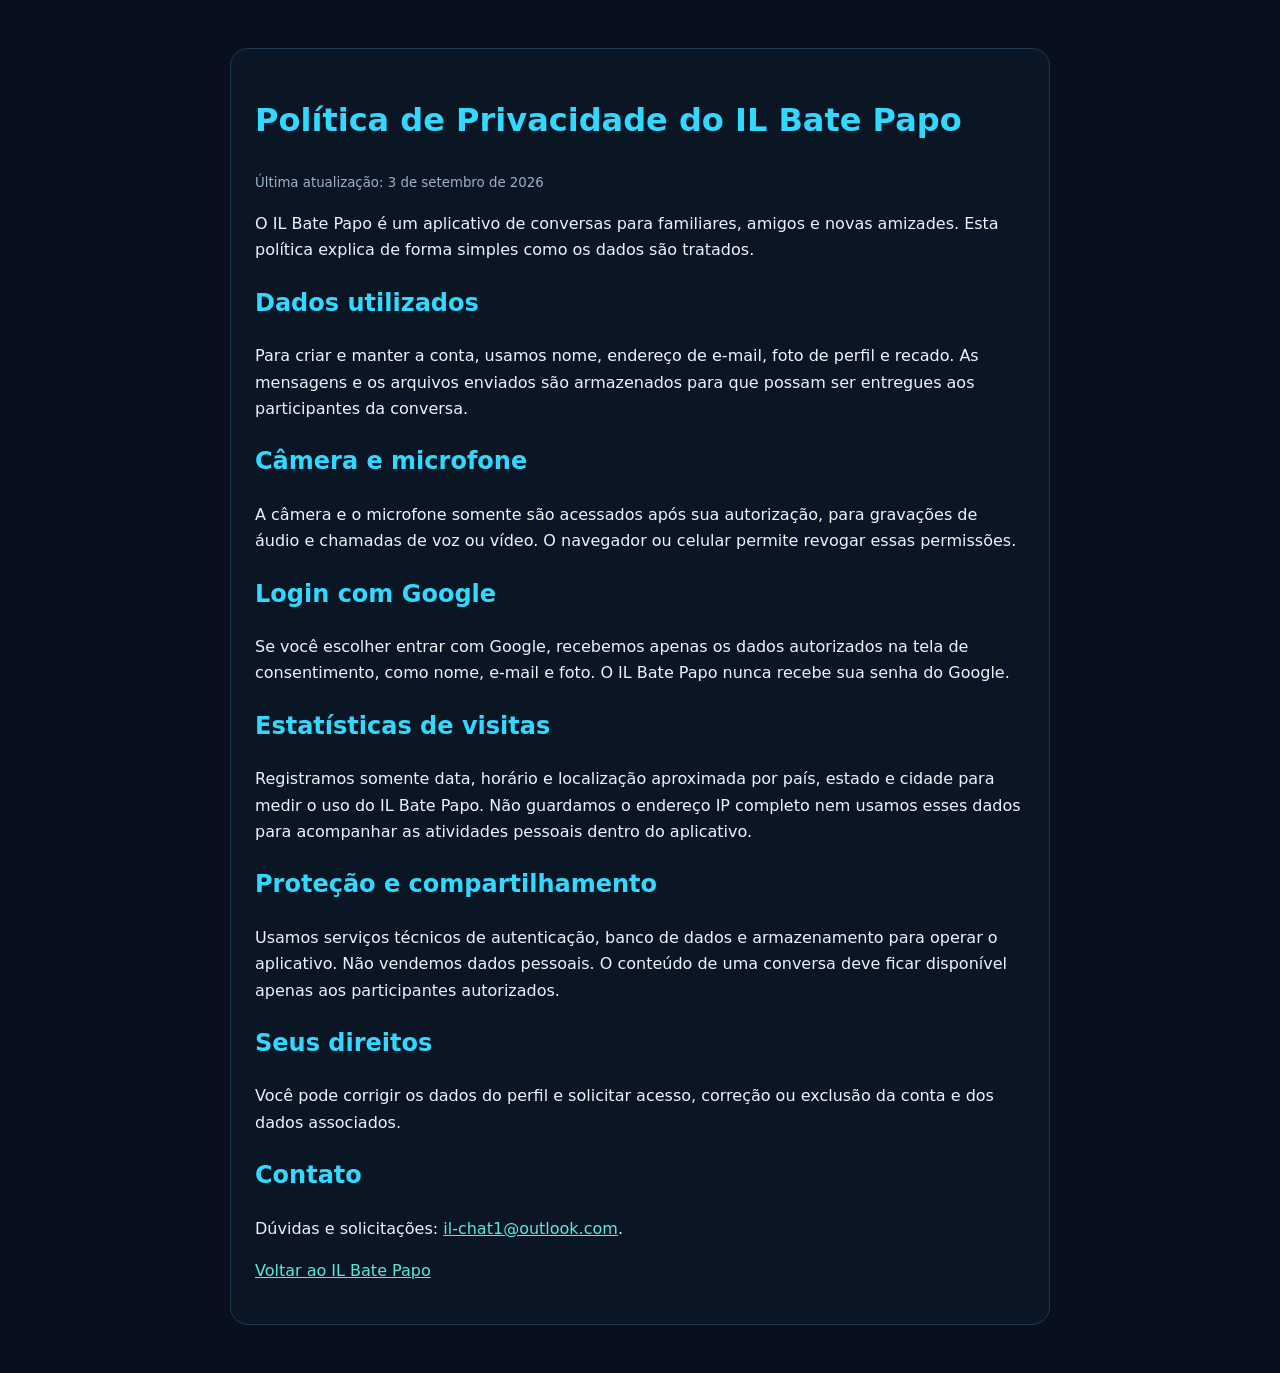
<file: privacidade1.html>
<!doctype html>
<html lang="pt-BR"><head><meta charset="UTF-8"><meta name="viewport" content="width=device-width,initial-scale=1"><title>Política de Privacidade — IL Bate Papo</title><style>body{margin:0;background:#07101c;color:#eaf3ff;font:16px/1.65 system-ui,sans-serif}main{max-width:820px;margin:auto;padding:48px 22px}h1,h2{color:#33d8ff}a{color:#5de7db}.box{background:#0b1625;border:1px solid #1d3851;border-radius:18px;padding:24px}small{color:#9fb0c5}</style></head><body><main><div class="box"><h1>Política de Privacidade do IL Bate Papo</h1><small>Última atualização: 3 de setembro de 2026</small><p>O IL Bate Papo é um aplicativo de conversas para familiares, amigos e novas amizades. Esta política explica de forma simples como os dados são tratados.</p><h2>Dados utilizados</h2><p>Para criar e manter a conta, usamos nome, endereço de e-mail, foto de perfil e recado. As mensagens e os arquivos enviados são armazenados para que possam ser entregues aos participantes da conversa.</p><h2>Câmera e microfone</h2><p>A câmera e o microfone somente são acessados após sua autorização, para gravações de áudio e chamadas de voz ou vídeo. O navegador ou celular permite revogar essas permissões.</p><h2>Login com Google</h2><p>Se você escolher entrar com Google, recebemos apenas os dados autorizados na tela de consentimento, como nome, e-mail e foto. O IL Bate Papo nunca recebe sua senha do Google.</p><h2>Estatísticas de visitas</h2><p>Registramos somente data, horário e localização aproximada por país, estado e cidade para medir o uso do IL Bate Papo. Não guardamos o endereço IP completo nem usamos esses dados para acompanhar as atividades pessoais dentro do aplicativo.</p><h2>Proteção e compartilhamento</h2><p>Usamos serviços técnicos de autenticação, banco de dados e armazenamento para operar o aplicativo. Não vendemos dados pessoais. O conteúdo de uma conversa deve ficar disponível apenas aos participantes autorizados.</p><h2>Seus direitos</h2><p>Você pode corrigir os dados do perfil e solicitar acesso, correção ou exclusão da conta e dos dados associados.</p><h2>Contato</h2><p>Dúvidas e solicitações: <a href="mailto:il-chat1@outlook.com">il-chat1@outlook.com</a>.</p><p><a href="./">Voltar ao IL Bate Papo</a></p></div></main></body></html>
</file>
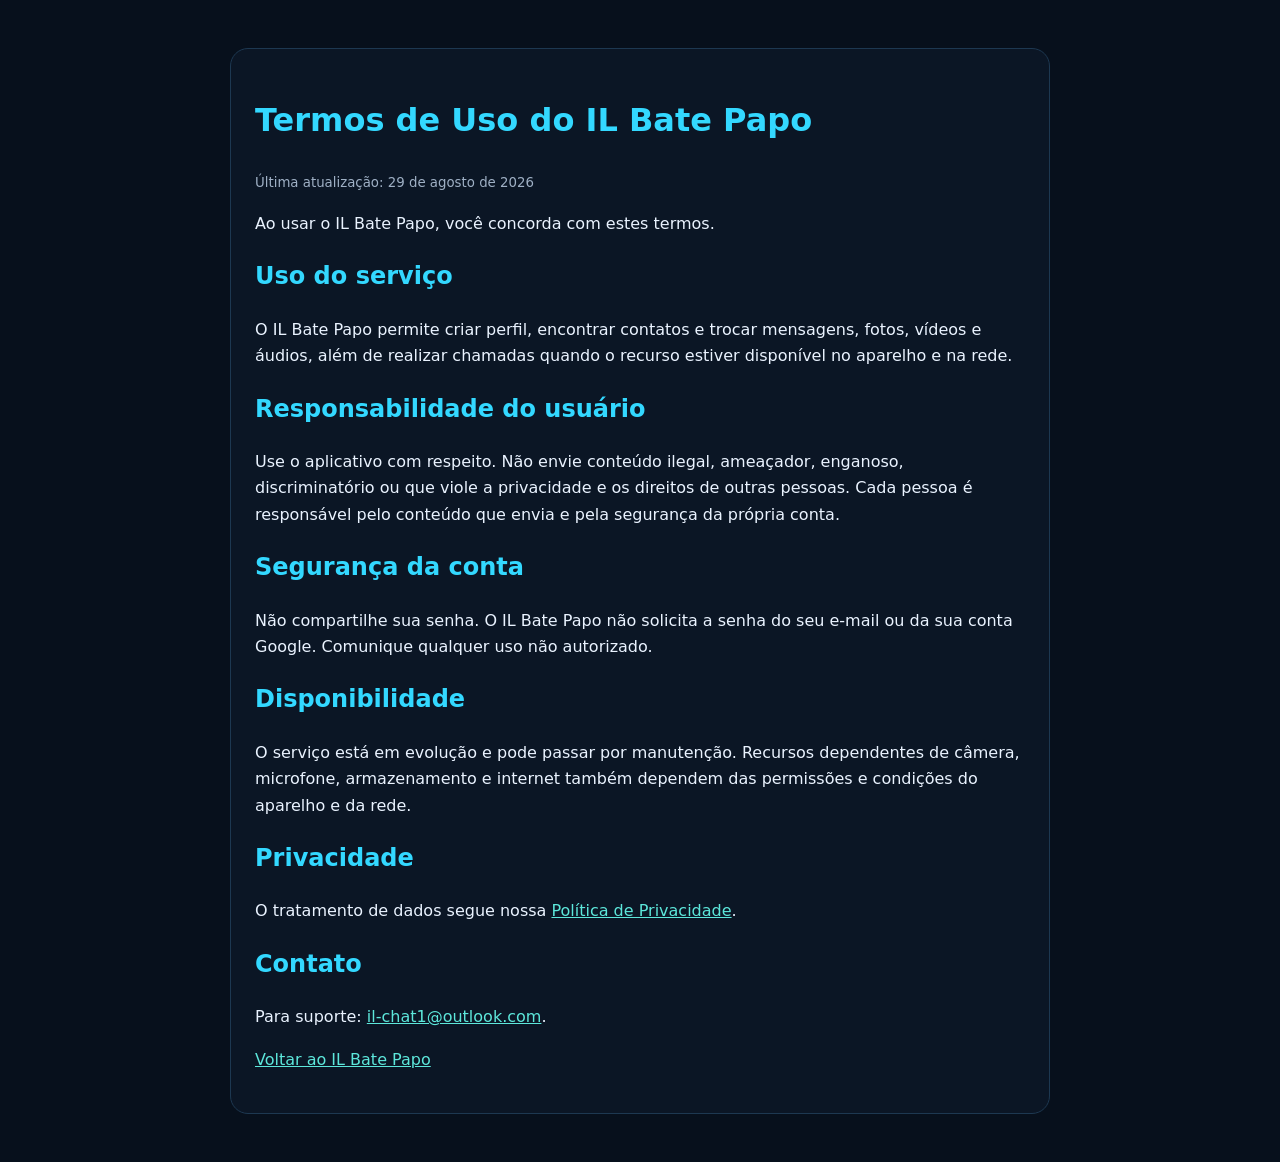
<file: termos.html>
<!doctype html>
<html lang="pt-BR"><head><meta charset="UTF-8"><meta name="viewport" content="width=device-width,initial-scale=1"><title>Termos de Uso — IL Bate Papo</title><style>body{margin:0;background:#07101c;color:#eaf3ff;font:16px/1.65 system-ui,sans-serif}main{max-width:820px;margin:auto;padding:48px 22px}h1,h2{color:#33d8ff}a{color:#5de7db}.box{background:#0b1625;border:1px solid #1d3851;border-radius:18px;padding:24px}small{color:#9fb0c5}</style></head><body><main><div class="box"><h1>Termos de Uso do IL Bate Papo</h1><small>Última atualização: 29 de agosto de 2026</small><p>Ao usar o IL Bate Papo, você concorda com estes termos.</p><h2>Uso do serviço</h2><p>O IL Bate Papo permite criar perfil, encontrar contatos e trocar mensagens, fotos, vídeos e áudios, além de realizar chamadas quando o recurso estiver disponível no aparelho e na rede.</p><h2>Responsabilidade do usuário</h2><p>Use o aplicativo com respeito. Não envie conteúdo ilegal, ameaçador, enganoso, discriminatório ou que viole a privacidade e os direitos de outras pessoas. Cada pessoa é responsável pelo conteúdo que envia e pela segurança da própria conta.</p><h2>Segurança da conta</h2><p>Não compartilhe sua senha. O IL Bate Papo não solicita a senha do seu e-mail ou da sua conta Google. Comunique qualquer uso não autorizado.</p><h2>Disponibilidade</h2><p>O serviço está em evolução e pode passar por manutenção. Recursos dependentes de câmera, microfone, armazenamento e internet também dependem das permissões e condições do aparelho e da rede.</p><h2>Privacidade</h2><p>O tratamento de dados segue nossa <a href="privacidade.html">Política de Privacidade</a>.</p><h2>Contato</h2><p>Para suporte: <a href="mailto:il-chat1@outlook.com">il-chat1@outlook.com</a>.</p><p><a href="./">Voltar ao IL Bate Papo</a></p></div></main></body></html>
</file>
